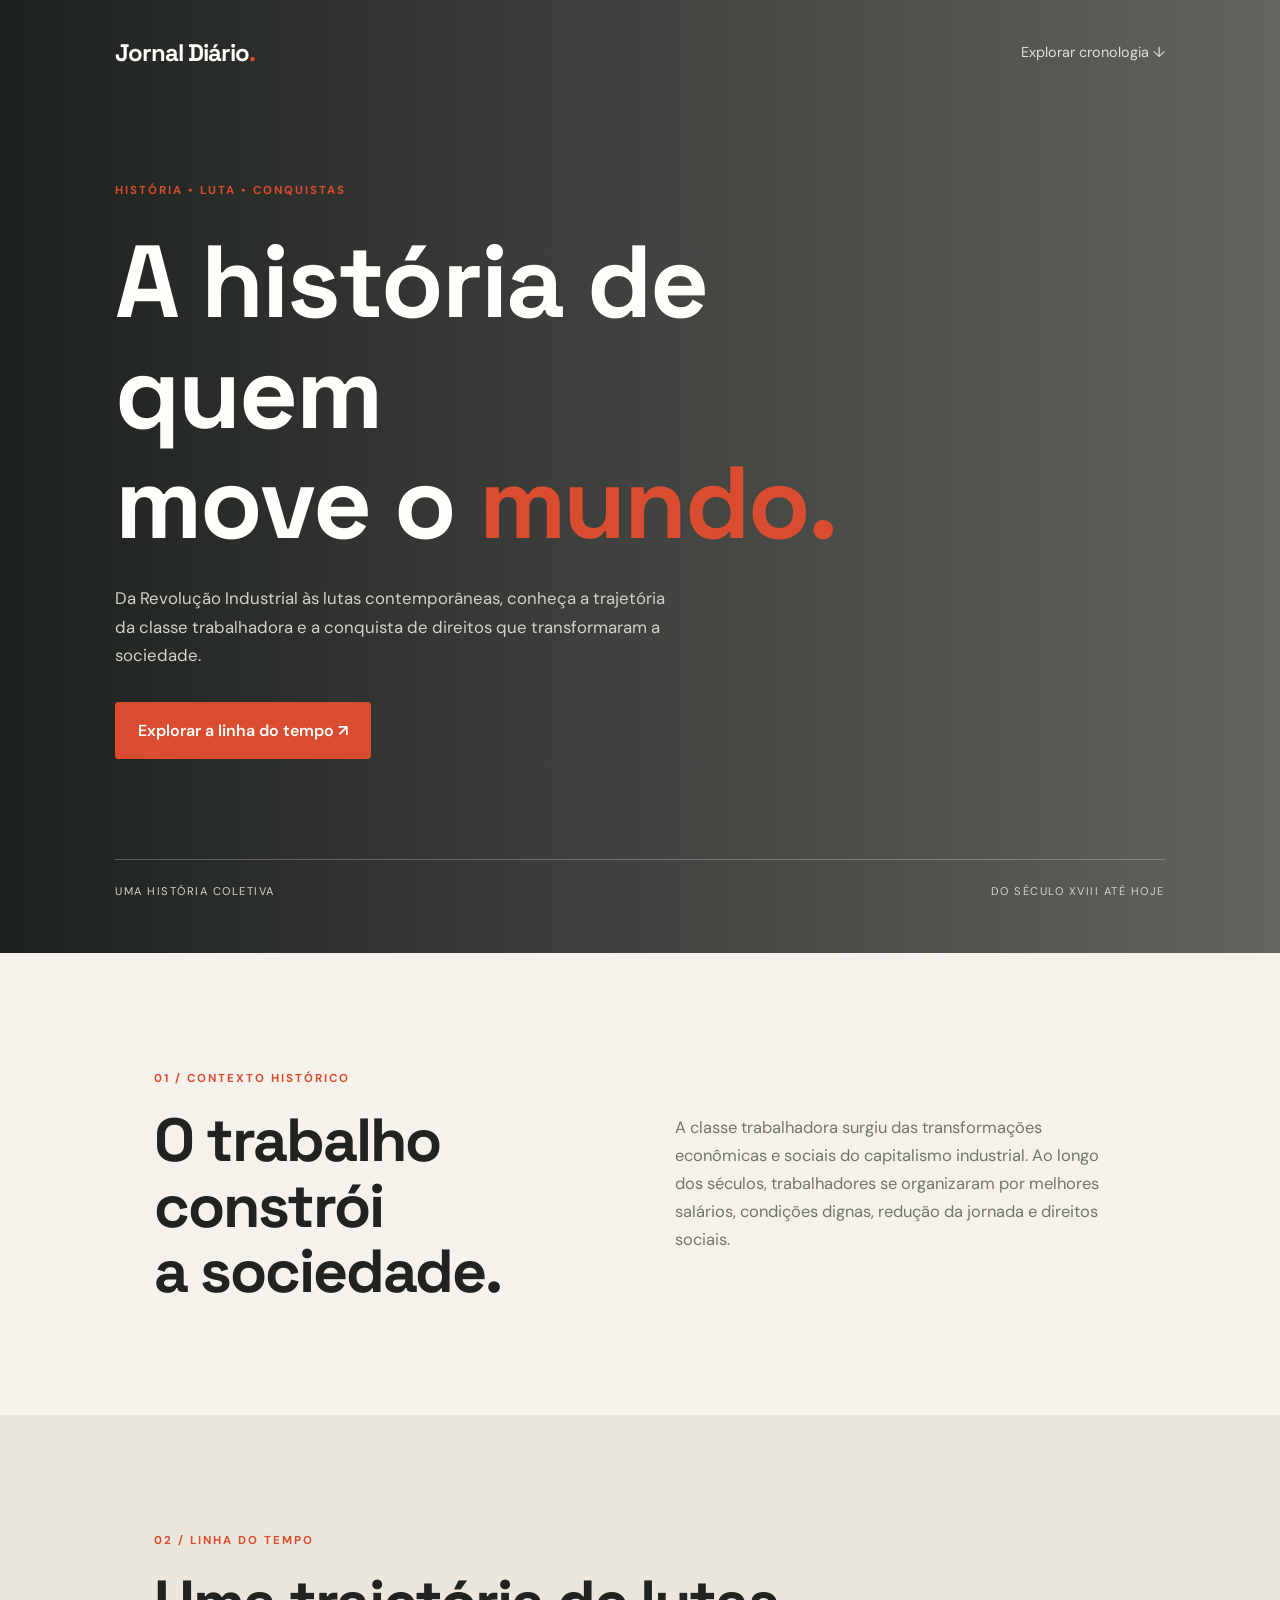
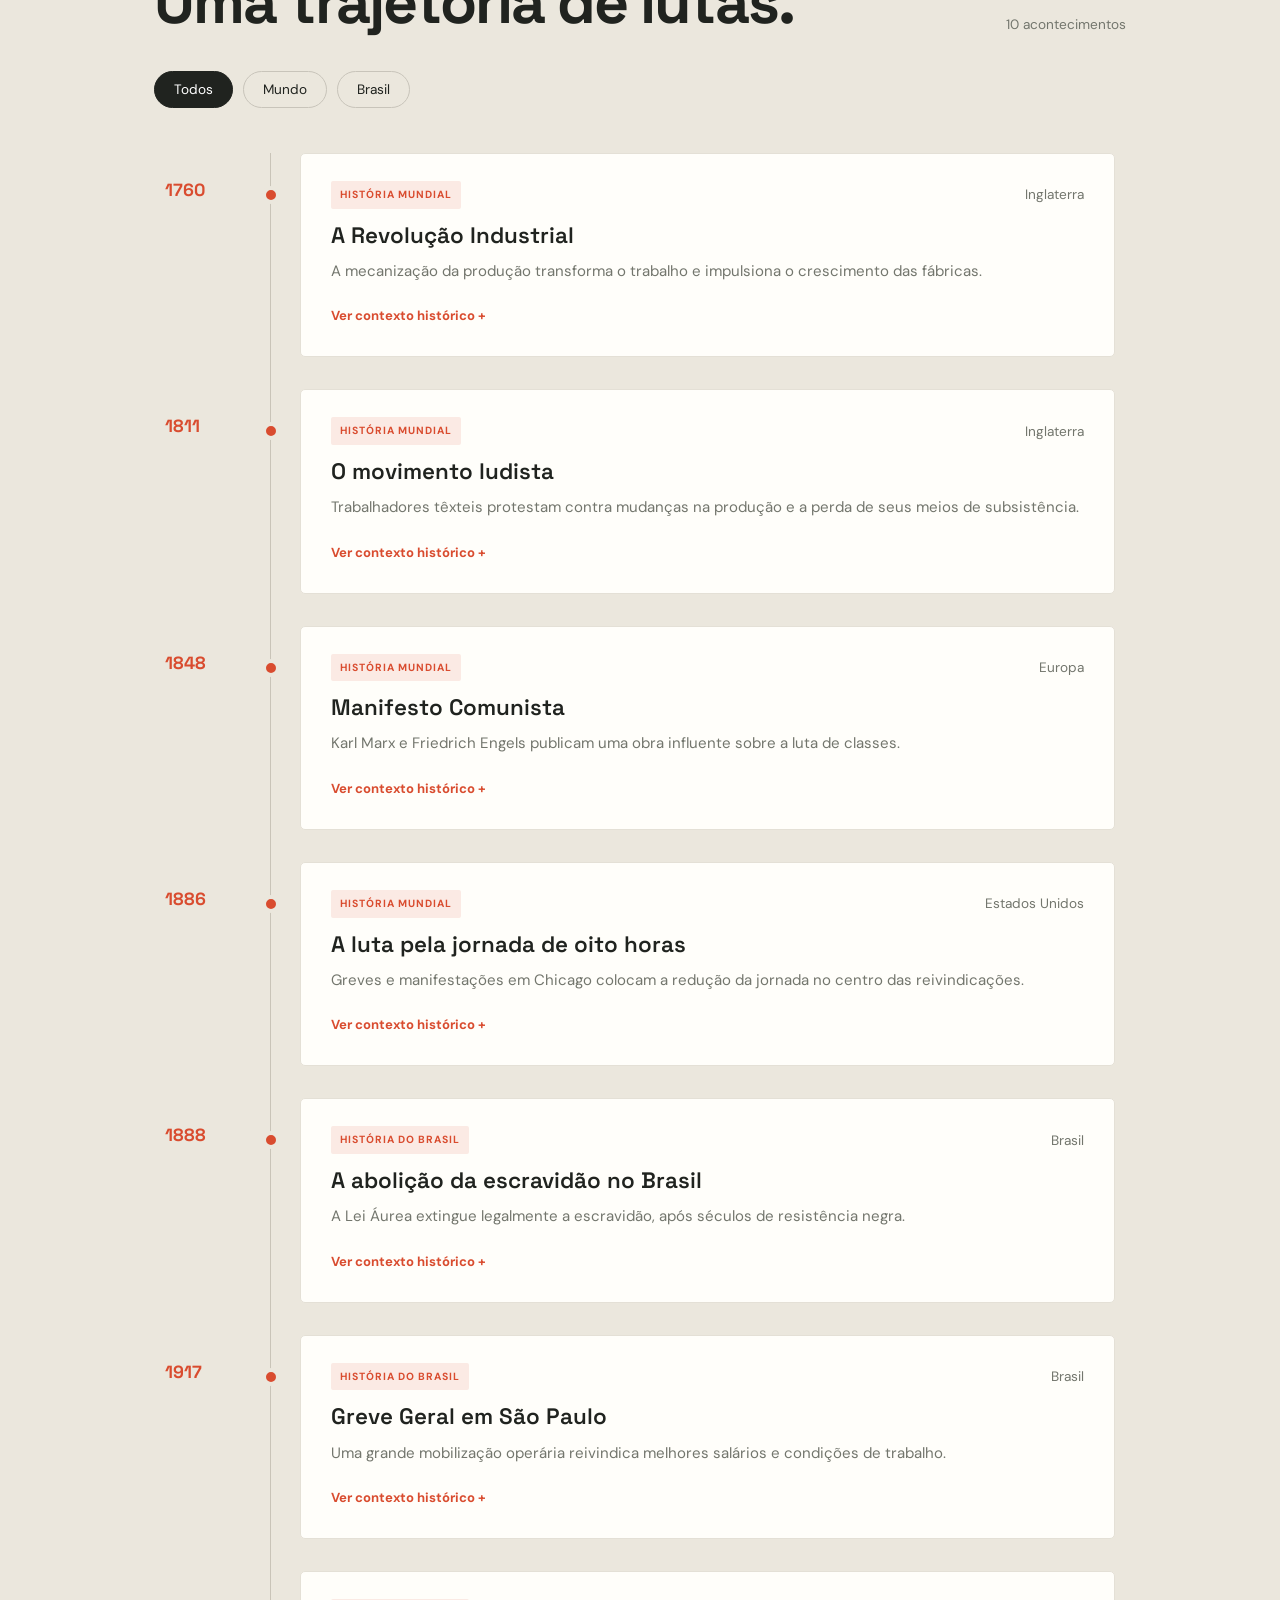
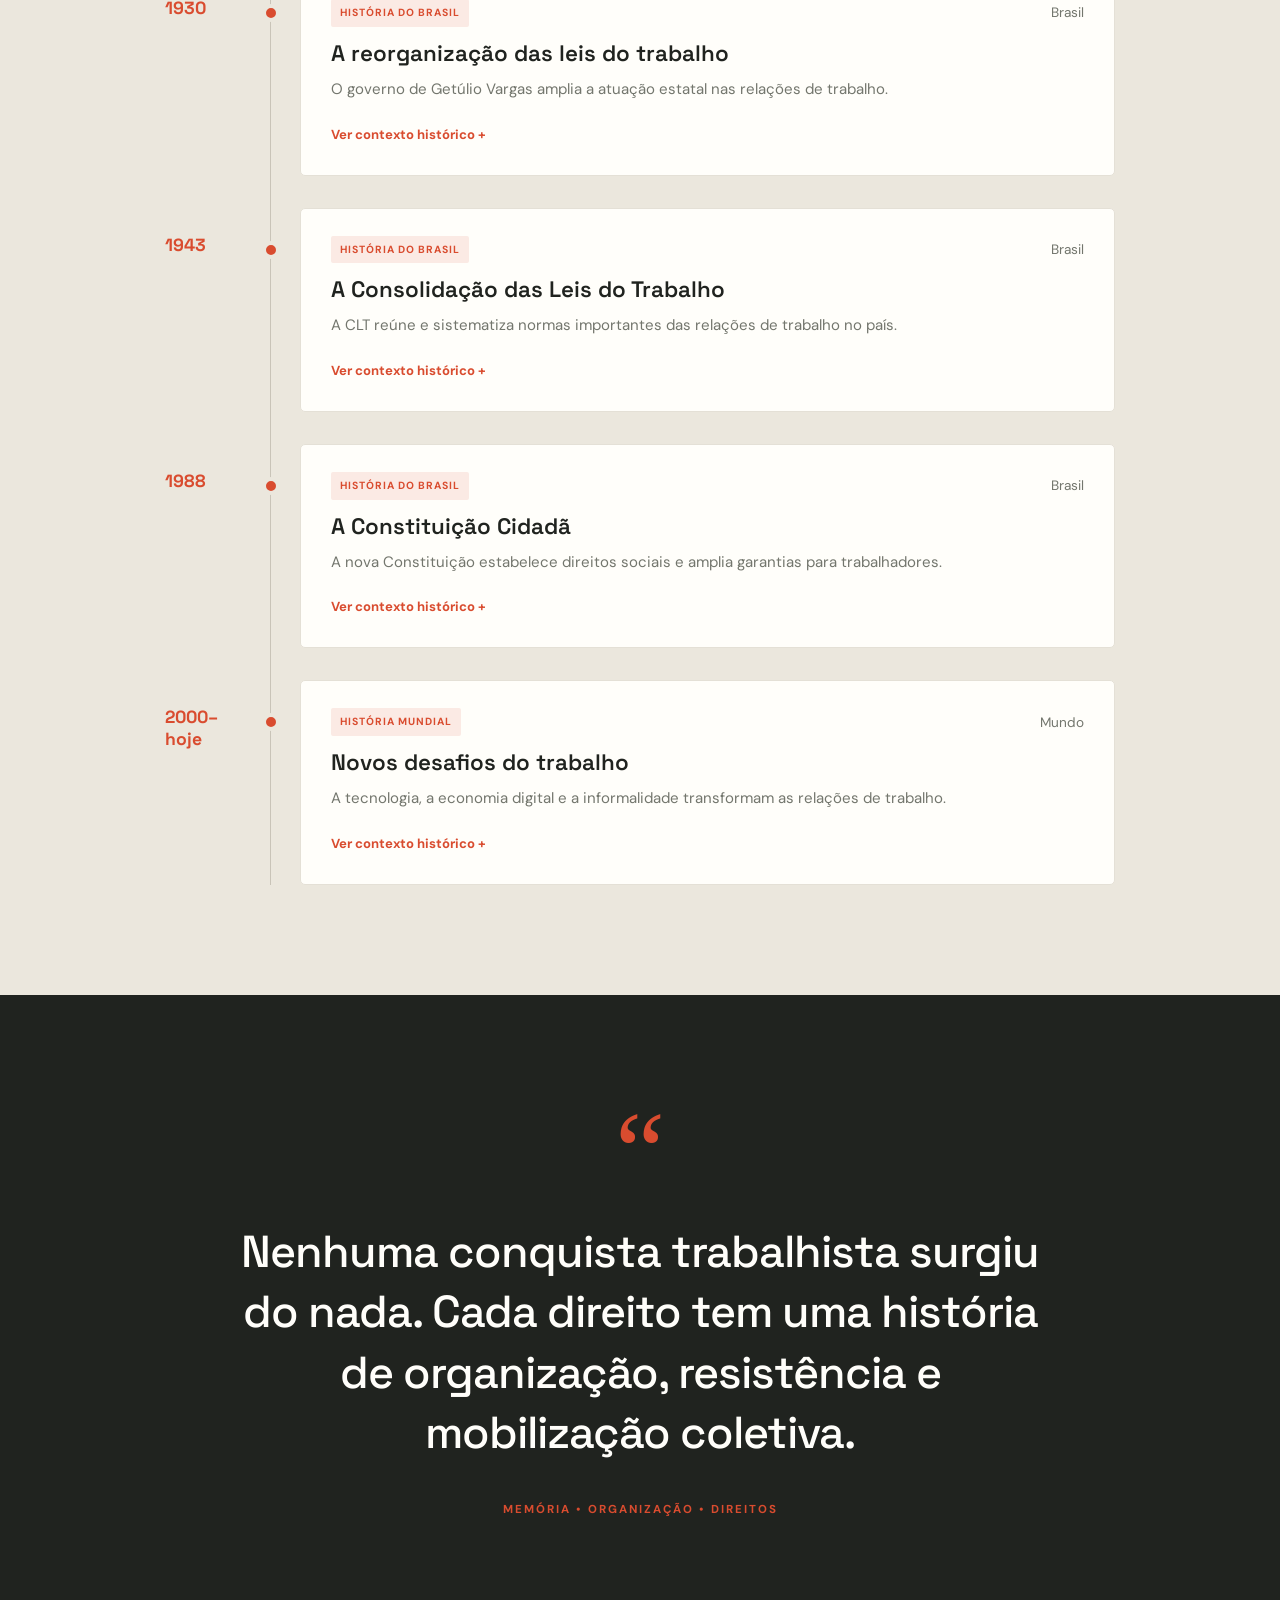
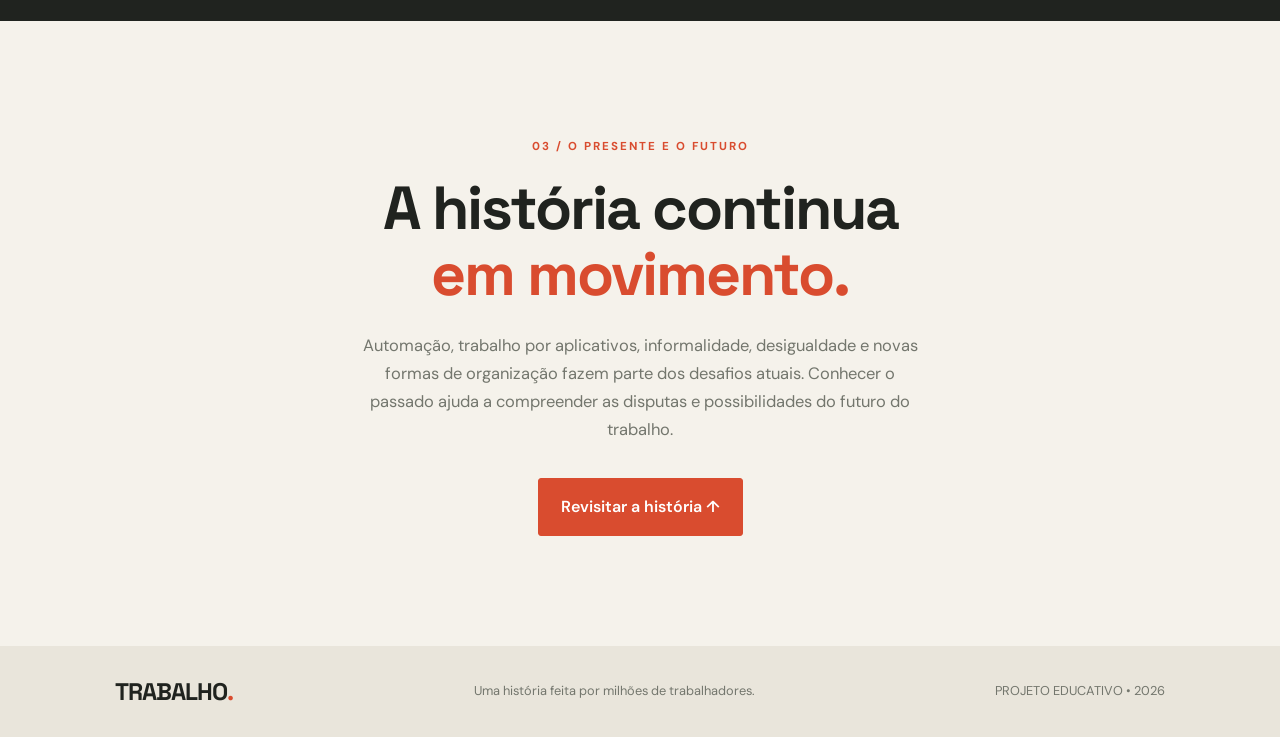
<file: index2.html>
<!DOCTYPE html>
<html lang="pt-BR">
<head>
  <meta charset="UTF-8">
  <meta name="viewport" content="width=device-width, initial-scale=1.0">
  <meta name="description" content="Uma viagem pela história da classe trabalhadora, suas lutas e conquistas.">
  <title>Cronologia da Classe Trabalhadora</title>
  <link rel="stylesheet" href="CSS/style2.css">
  <script src="JS/script2.js" defer></script>
</head>
<body>
  <header class="hero">
    <nav class="navbar">
      <a href="#" class="logo">Jornal Diário<span>.</span></a>
      <a href="#cronologia" class="nav-link">Explorar cronologia ↓</a>
    </nav>

    <div class="hero-content">
      <span class="eyebrow">HISTÓRIA • LUTA • CONQUISTAS</span>
      <h1>A história de quem<br>move o <span>mundo.</span></h1>
      <p>
        Da Revolução Industrial às lutas contemporâneas,
        conheça a trajetória da classe trabalhadora e a conquista
        de direitos que transformaram a sociedade.
      </p>
      <a href="#cronologia" class="button">Explorar a linha do tempo ↗</a>
    </div>

    <div class="hero-footer">
      <span>UMA HISTÓRIA COLETIVA</span>
      <span>DO SÉCULO XVIII ATÉ HOJE</span>
    </div>
  </header>

  <main>
    <section class="intro">
      <div>
        <span class="eyebrow">01 / CONTEXTO HISTÓRICO</span>
        <h2>O trabalho constrói<br>a sociedade.</h2>
      </div>
      <p>
        A classe trabalhadora surgiu das transformações econômicas e
        sociais do capitalismo industrial. Ao longo dos séculos,
        trabalhadores se organizaram por melhores salários, condições
        dignas, redução da jornada e direitos sociais.
      </p>
    </section>

    <section class="timeline-section" id="cronologia">
      <div class="section-heading">
        <div>
          <span class="eyebrow">02 / LINHA DO TEMPO</span>
          <h2>Uma trajetória de lutas.</h2>
        </div>
        <span class="period-count" id="counter">10 acontecimentos</span>
      </div>

      <div class="filters" aria-label="Filtrar acontecimentos">
        <button class="filter active" data-filter="todos">Todos</button>
        <button class="filter" data-filter="mundo">Mundo</button>
        <button class="filter" data-filter="brasil">Brasil</button>
      </div>

      <div class="timeline" id="timeline">
        <!-- Os acontecimentos são inseridos pelo JavaScript -->
      </div>
    </section>

    <section class="quote-section">
      <span class="quote-mark">“</span>
      <blockquote>
        Nenhuma conquista trabalhista surgiu do nada.
        Cada direito tem uma história de organização,
        resistência e mobilização coletiva.
      </blockquote>
      <span class="eyebrow">MEMÓRIA • ORGANIZAÇÃO • DIREITOS</span>
    </section>

    <section class="conclusion">
      <span class="eyebrow">03 / O PRESENTE E O FUTURO</span>
      <h2>A história continua<br><span>em movimento.</span></h2>
      <p>
        Automação, trabalho por aplicativos, informalidade,
        desigualdade e novas formas de organização fazem parte
        dos desafios atuais. Conhecer o passado ajuda a compreender
        as disputas e possibilidades do futuro do trabalho.
      </p>
      <a href="#cronologia" class="button">Revisitar a história ↑</a>
    </section>
  </main>

  <footer>
    <a href="#" class="logo">TRABALHO<span>.</span></a>
    <p>Uma história feita por milhões de trabalhadores.</p>
    <span>PROJETO EDUCATIVO • 2026</span>
  </footer>
</body>
</html>
</file>
<file: CSS/style2.css>
@import url('https://fonts.googleapis.com/css2?family=DM+Sans:wght@400;500;600;700&family=Space+Grotesk:wght@400;500;600;700&display=swap');

:root {
  --bg: #f5f2eb;
  --dark: #20231f;
  --muted: #73766d;
  --accent: #d94c2f;
  --line: #d8d4ca;
  --white: #fffefa;
  --soft: #ebe7dd;
  --accent-light: #fbeae4;
  --transition: 0.3s ease;
}

* {
  margin: 0;
  padding: 0;
  box-sizing: border-box;
  scroll-behavior: smooth;
}

body {
  background: var(--bg);
  color: var(--dark);
  font-family: 'DM Sans', sans-serif;
  line-height: 1.7;
  overflow-x: hidden;
}

a {
  color: inherit;
  text-decoration: none;
}

button {
  font-family: inherit;
}

/* =========================
   CABEÇALHO / HERO
========================= */

.hero {
  min-height: 92vh;
  padding: 30px 9%;
  color: var(--white);

  background:
    linear-gradient(
      90deg,
      rgba(20, 24, 21, 0.96),
      rgba(20, 24, 21, 0.65)
    ),
    url('https://images.unsplash.com/photo-1581091226825-a6a2a5aee158?auto=format&fit=crop&w=1800&q=85')
    center / cover no-repeat;

  display: flex;
  flex-direction: column;
  justify-content: space-between;
  position: relative;
  isolation: isolate;
}

.navbar,
.hero-footer,
footer {
  display: flex;
  justify-content: space-between;
  align-items: center;
  gap: 20px;
}

.navbar {
  min-height: 45px;
}

.logo {
  font: 700 1.5rem 'Space Grotesk', sans-serif;
  letter-spacing: -1px;
}

.logo span,
.hero h1 span,
.conclusion h2 span {
  color: var(--accent);
}

.nav-link {
  font-size: 0.9rem;
  color: #e1e0d9;
  transition: color var(--transition);
}

.nav-link:hover {
  color: var(--accent);
}

.hero-content {
  max-width: 780px;
  padding: 100px 0;
  animation: fadeUp 0.9s ease both;
}

.eyebrow {
  color: var(--accent);
  font-size: 0.72rem;
  font-weight: 700;
  letter-spacing: 2px;
  text-transform: uppercase;
}

.hero h1,
h2 {
  font-family: 'Space Grotesk', sans-serif;
  letter-spacing: -2px;
  line-height: 1.08;
}

.hero h1 {
  font-size: clamp(3.2rem, 8vw, 6.5rem);
  margin: 25px 0;
}

.hero-content p {
  max-width: 570px;
  color: #d1d2ca;
  font-size: 1.05rem;
  margin-bottom: 32px;
}

.button {
  display: inline-block;
  background: var(--accent);
  color: white;
  padding: 14px 22px;
  border: 1px solid var(--accent);
  border-radius: 3px;
  font-weight: 600;
  transition:
    background var(--transition),
    transform var(--transition),
    box-shadow var(--transition);
}

.button:hover {
  background: #b83a22;
  border-color: #b83a22;
  transform: translateY(-3px);
  box-shadow: 0 8px 22px #00000020;
}

.button:focus-visible,
.nav-link:focus-visible,
.filter:focus-visible,
.more-btn:focus-visible {
  outline: 3px solid var(--accent);
  outline-offset: 4px;
}

.hero-footer {
  padding: 22px 0;
  border-top: 1px solid #ffffff40;
  font-size: 0.7rem;
  letter-spacing: 1.5px;
  color: #d1d2ca;
}

/* =========================
   INTRODUÇÃO
========================= */

.intro,
.timeline-section,
.conclusion {
  padding: 110px 12%;
}

.intro {
  display: grid;
  grid-template-columns: 1fr 1fr;
  gap: 70px;
  align-items: center;
}

h2 {
  font-size: clamp(2.2rem, 5vw, 3.8rem);
  margin-top: 18px;
}

.intro > p,
.conclusion > p {
  color: var(--muted);
  max-width: 560px;
  font-size: 1.03rem;
}

/* =========================
   LINHA DO TEMPO
========================= */

.timeline-section {
  background: var(--soft);
}

.section-heading {
  display: flex;
  justify-content: space-between;
  align-items: end;
  gap: 20px;
  margin-bottom: 35px;
}

.period-count {
  color: var(--muted);
  font-size: 0.85rem;
}

.filters {
  display: flex;
  gap: 10px;
  flex-wrap: wrap;
  margin-bottom: 45px;
}

.filter {
  border: 1px solid #c8c4ba;
  padding: 9px 19px;
  border-radius: 30px;
  background: transparent;
  color: var(--dark);
  cursor: pointer;
  font-size: 0.85rem;
  transition:
    background var(--transition),
    color var(--transition),
    border-color var(--transition);
}

.filter:hover,
.filter.active {
  background: var(--dark);
  border-color: var(--dark);
  color: white;
}

.timeline {
  position: relative;
  max-width: 950px;
  margin: auto;
}

/* Linha vertical */

.timeline::before {
  content: "";
  position: absolute;
  top: 0;
  bottom: 0;
  left: 105px;
  width: 1px;
  background: #c9c4b8;
}

/* Evento */

.event {
  position: relative;
  display: grid;
  grid-template-columns: 80px minmax(0, 1fr);
  gap: 55px;
  padding-bottom: 32px;
  animation: appear 0.5s ease both;
}

.event:last-child {
  padding-bottom: 0;
}

.event-year {
  padding-top: 26px;
  color: var(--accent);
  font: 700 1.1rem 'Space Grotesk', sans-serif;
  overflow-wrap: anywhere;
}

/* Cartão histórico */

.event-card {
  position: relative;
  min-width: 0;
  background: var(--white);
  border: 1px solid #e4e0d6;
  border-radius: 5px;
  padding: 27px 30px;
  transition:
    transform var(--transition),
    box-shadow var(--transition),
    border-color var(--transition);
}

.event-card::before {
  content: "";
  position: absolute;
  left: -39px;
  top: 32px;
  width: 10px;
  height: 10px;
  background: var(--accent);
  border: 4px solid var(--soft);
  border-radius: 50%;
  box-sizing: content-box;
  z-index: 1;
  transition: transform var(--transition);
}

.event-card:hover {
  transform: translateY(-3px);
  border-color: #d7cfc1;
  box-shadow: 0 12px 30px #29291b0d;
}

.event-card:hover::before {
  transform: scale(1.15);
}

.event-meta {
  display: flex;
  justify-content: space-between;
  align-items: center;
  gap: 12px;
  flex-wrap: wrap;
  margin-bottom: 12px;
}

.tag {
  display: inline-block;
  font-size: 0.65rem;
  font-weight: 700;
  letter-spacing: 1px;
  color: var(--accent);
  background: var(--accent-light);
  padding: 5px 9px;
  border-radius: 2px;
}

.event-card h3 {
  font: 600 1.4rem 'Space Grotesk', sans-serif;
  line-height: 1.3;
  margin-bottom: 9px;
}

.event-card p {
  color: var(--muted);
  font-size: 0.94rem;
}

/* Detalhes expansíveis */

.details {
  display: none;
  border-top: 1px solid var(--line);
  padding-top: 15px;
  margin-top: 16px;
}

.event.open .details {
  display: block;
  animation: fadeUp 0.3s ease both;
}

.more-btn {
  display: inline-block;
  margin-top: 18px;
  padding: 5px 0;
  border: 0;
  background: none;
  color: var(--accent);
  font-size: 0.82rem;
  font-weight: 700;
  cursor: pointer;
  transition: color var(--transition);
}

.more-btn:hover {
  color: #a92f19;
}

/* =========================
   CITAÇÃO
========================= */

.quote-section {
  padding: 100px 15%;
  background: var(--dark);
  color: var(--white);
  text-align: center;
}

.quote-mark {
  display: block;
  color: var(--accent);
  font: 7rem Georgia, serif;
  line-height: 1;
}

blockquote {
  max-width: 850px;
  margin: 15px auto 30px;
  font: 500 clamp(1.5rem, 3.6vw, 2.8rem) / 1.35
    'Space Grotesk', sans-serif;
  letter-spacing: -1px;
}

.quote-section .eyebrow {
  display: inline-block;
}

/* =========================
   CONCLUSÃO
========================= */

.conclusion {
  text-align: center;
}

.conclusion > p {
  margin: 25px auto 30px;
}

.conclusion .button {
  margin-top: 4px;
}

/* =========================
   RODAPÉ
========================= */

footer {
  background: #e9e5db;
  padding: 30px 9%;
  flex-wrap: wrap;
}

footer p,
footer > span {
  color: var(--muted);
  font-size: 0.8rem;
}

/* =========================
   ANIMAÇÕES
========================= */

@keyframes appear {
  from {
    opacity: 0;
    transform: translateY(15px);
  }

  to {
    opacity: 1;
    transform: translateY(0);
  }
}

@keyframes fadeUp {
  from {
    opacity: 0;
    transform: translateY(20px);
  }

  to {
    opacity: 1;
    transform: translateY(0);
  }
}

/* =========================
   TABLETS
========================= */

@media (max-width: 900px) {
  .hero {
    padding: 30px 7%;
  }

  .intro,
  .timeline-section,
  .conclusion {
    padding: 85px 8%;
  }

  .intro {
    gap: 35px;
  }

  .event {
    gap: 40px;
  }

  .timeline::before {
    left: 95px;
  }

  .event-card {
    padding: 25px;
  }
}

/* =========================
   CELULARES
========================= */

@media (max-width: 700px) {
  .hero {
    min-height: 85vh;
    padding: 24px 6%;
    background-position: center;
  }

  .navbar {
    align-items: flex-start;
  }

  .logo {
    font-size: 1.35rem;
  }

  .nav-link {
    font-size: 0.75rem;
    text-align: right;
  }

  .hero-content {
    padding: 75px 0;
  }

  .hero h1 {
    font-size: clamp(3rem, 12vw, 4.5rem);
    letter-spacing: -2px;
  }

  .hero-content p {
    font-size: 0.95rem;
  }

  .hero-footer {
    font-size: 0.58rem;
    gap: 15px;
    flex-wrap: wrap;
  }

  .intro,
  .timeline-section,
  .conclusion {
    padding: 75px 6%;
  }

  .intro {
    grid-template-columns: 1fr;
    gap: 25px;
  }

  h2 {
    letter-spacing: -1.5px;
  }

  .section-heading {
    align-items: flex-start;
    flex-direction: column;
  }

  .filters {
    margin-bottom: 35px;
  }

  .filter {
    padding: 8px 15px;
    font-size: 0.8rem;
  }

  /* Linha do tempo compacta */

  .timeline {
    padding-left: 0;
  }

  .timeline::before {
    left: 8px;
  }

  .event {
    grid-template-columns: minmax(0, 1fr);
    gap: 8px;
    padding-left: 32px;
    padding-bottom: 27px;
  }

  .event-year {
    padding-top: 0;
    font-size: 1rem;
  }

  .event-card {
    padding: 22px 18px;
  }

  .event-card::before {
    left: -34px;
    top: -34px;
  }

  .event-card h3 {
    font-size: 1.2rem;
  }

  .event-card p {
    font-size: 0.9rem;
  }

  .event-meta {
    align-items: flex-start;
  }

  .tag {
    font-size: 0.6rem;
  }

  .quote-section {
    padding: 75px 7%;
  }

  .quote-mark {
    font-size: 5rem;
  }

  blockquote {
    font-size: 1.65rem;
    letter-spacing: -0.5px;
  }

  footer {
    padding: 28px 6%;
    flex-direction: column;
    align-items: flex-start;
    gap: 12px;
  }
}

/* =========================
   CELULARES PEQUENOS
========================= */

@media (max-width: 380px) {
  .hero h1 {
    font-size: 2.7rem;
  }

  .nav-link {
    max-width: 130px;
  }

  .hero-footer {
    font-size: 0.52rem;
  }

  .event-card {
    padding: 18px 14px;
  }

  .event-meta {
    flex-direction: column;
  }

  .filter {
    padding: 7px 12px;
  }
}

/* =========================
   ACESSIBILIDADE
========================= */

@media (prefers-reduced-motion: reduce) {
  *,
  *::before,
  *::after {
    scroll-behavior: auto !important;
    animation: none !important;
    transition: none !important;
  }
}
</file>
